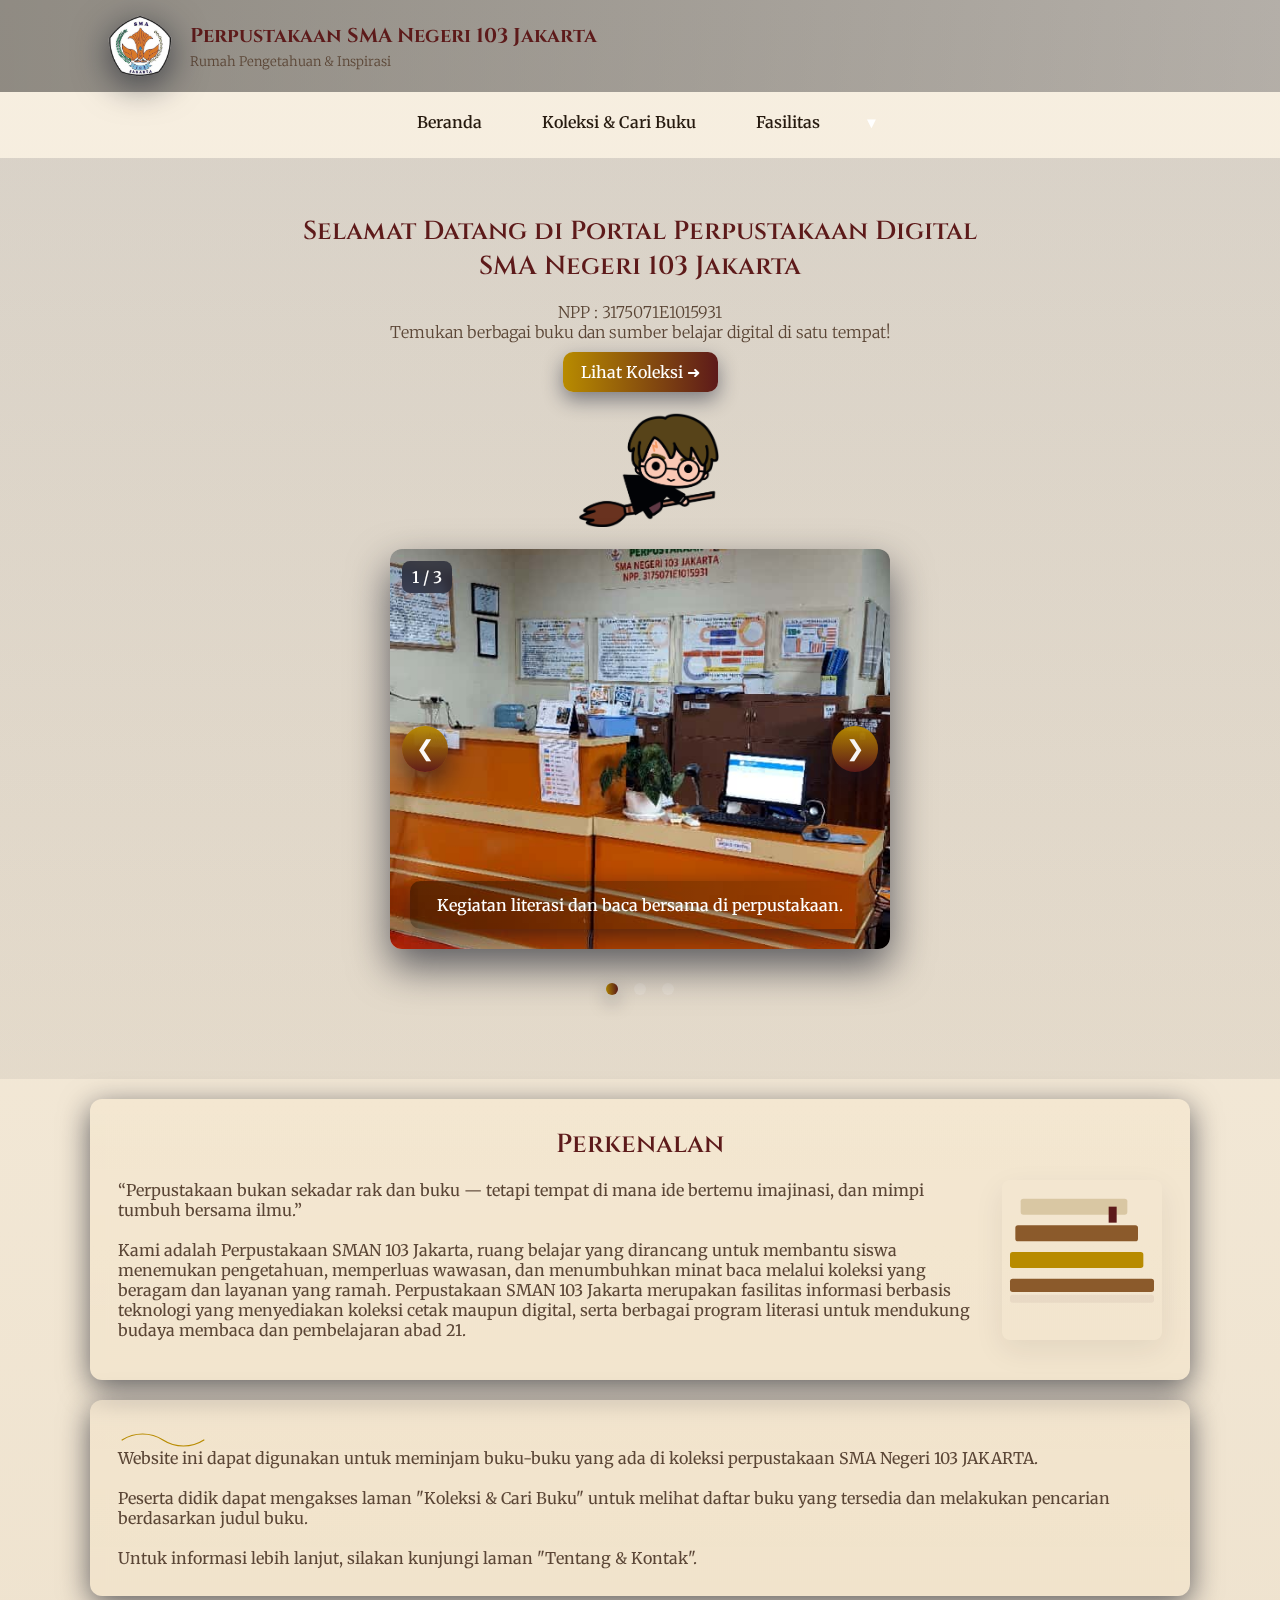
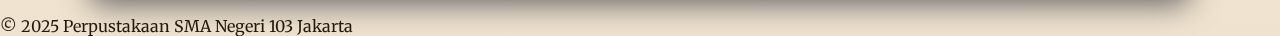
<file: index.html>
<!DOCTYPE html>
<html lang="id">
<head>
  <meta charset="UTF-8">
  <meta name="viewport" content="width=device-width, initial-scale=1.0">
  <title>Beranda - Perpustakaan SMA Negeri 103 Jakarta</title>
  <!-- Modern font -->
  <link rel="preconnect" href="https://fonts.googleapis.com">
  <link rel="preconnect" href="https://fonts.gstatic.com" crossorigin>
  <link href="https://fonts.googleapis.com/css2?family=Cinzel:wght@400;700&family=Merriweather:wght@300;400;700&display=swap" rel="stylesheet">
  <link rel="stylesheet" href="style/style.css">
</head>
<body>
  <header>
    <div class="header-inner">
      <img src="images/logo sega 103 transparan.png" alt="Logo SMA 103" class="logo" width="70" height="70">
      <div class="site-title">
        <h1>Perpustakaan SMA Negeri 103 Jakarta</h1>
        <p class="tagline">Rumah Pengetahuan & Inspirasi</p>
      </div>
    </div>
  </header>
  <nav>
    <div class="nav-inner">
      <a href="index.html">Beranda</a>
      <a href="koleksi.html">Koleksi & Cari Buku</a>
      <a href="fasilitas.html">Fasilitas</a>

      <!-- Dropdown Menu -->
      <div class="dropdown">
        <button class="dropbtn"> ▼</button>
        <div class="dropdown-content">
          <a href="fitur.html">Fitur-Fitur</a>
          <a href="visimisi.html">Visi Misi Perpustakaan</a>
          <a href="kontak.html">Kontak Perpustakaan</a>
        </div>
      </div>
    </div>
  </nav>

 <section class="hero">
    <div class="hero-text">
      <h2>Selamat Datang di Portal Perpustakaan Digital<br>SMA Negeri 103 Jakarta</h2>
      <p>NPP : 3175071E1015931<br>Temukan berbagai buku dan sumber belajar digital di satu tempat!</p>
      <a href="koleksi.html" class="btn">Lihat Koleksi ➜</a><br><br>
    </div>
    <div class="hero-img">
      <img src="images/harrypotter.png" alt="Ilustrasi membaca" class="hero-decoration">
      <!-- Slideshow container -->
  <div class="slideshow-container" aria-roledescription="carousel">

    <!-- Full-width images with number and caption text -->
    <div class="mySlides fade" role="group" aria-label="Slide 1 of 3">
      <div class="numbertext">1 / 3</div>
      <img src="images/dok9.jpg" alt="Perpustakaan - aktivtas siswa" loading="lazy">
      <div class="text">Kegiatan literasi dan baca bersama di perpustakaan.</div>
    </div>

    <div class="mySlides fade" role="group" aria-label="Slide 2 of 3">
      <div class="numbertext">2 / 3</div>
      <img src="images/dok6.jpg" alt="Rak buku koleksi" loading="lazy">
      <div class="text">Koleksi buku terbaru dan rekomendasi bacaan.</div>
    </div>

    <div class="mySlides fade" role="group" aria-label="Slide 3 of 3">
      <div class="numbertext">3 / 3</div>
      <img src="images/dok7.jpg" alt="Suasana ruang baca" loading="lazy">
      <div class="text">Ruang baca nyaman untuk belajar dan berdiskusi.</div>
    </div>

    <!-- Next and previous buttons -->
    <button class="prev" aria-label="Previous slide">&#10094;</button>
    <button class="next" aria-label="Next slide">&#10095;</button>
  </div>

  <div class="dot-container">
    <span class="dot" data-slide="1" aria-label="Go to slide 1"></span>
    <span class="dot" data-slide="2" aria-label="Go to slide 2"></span>
    <span class="dot" data-slide="3" aria-label="Go to slide 3"></span>
  </div>
    </div>
  </section>

  <div class="container">
    <h2>Perkenalan</h2>
    <img src="images/book-stack.svg" alt="Tumpukan buku" class="decor-image">
    <p>“Perpustakaan bukan sekadar rak dan buku — tetapi tempat di mana ide bertemu imajinasi, dan mimpi tumbuh bersama ilmu.”<br><br>
Kami adalah Perpustakaan SMAN 103 Jakarta, ruang belajar yang dirancang untuk membantu siswa menemukan pengetahuan, memperluas wawasan, dan menumbuhkan minat baca melalui koleksi yang beragam dan layanan yang ramah. Perpustakaan SMAN 103 Jakarta merupakan fasilitas informasi berbasis teknologi yang menyediakan koleksi cetak maupun digital, serta berbagai program literasi untuk mendukung budaya membaca dan pembelajaran abad 21.
    </p>
  </div>

  <div class="container">
    <img src="images/ornament.svg" alt="Ornament" class="decor-small">
    <p>Website ini dapat digunakan untuk meminjam buku-buku yang ada di koleksi perpustakaan SMA Negeri 103 JAKARTA. <br><br>
        Peserta didik dapat mengakses laman "Koleksi & Cari Buku" untuk melihat daftar buku yang tersedia dan melakukan pencarian berdasarkan judul buku. <br><br>
        Untuk informasi lebih lanjut, silakan kunjungi laman "Tentang & Kontak".
    </p>
    
  </div>
 
 
  <footer>
    &copy; 2025 Perpustakaan SMA Negeri 103 Jakarta
  </footer>

  <script src="script/index.js"></script>

</body>
</html>
</file>
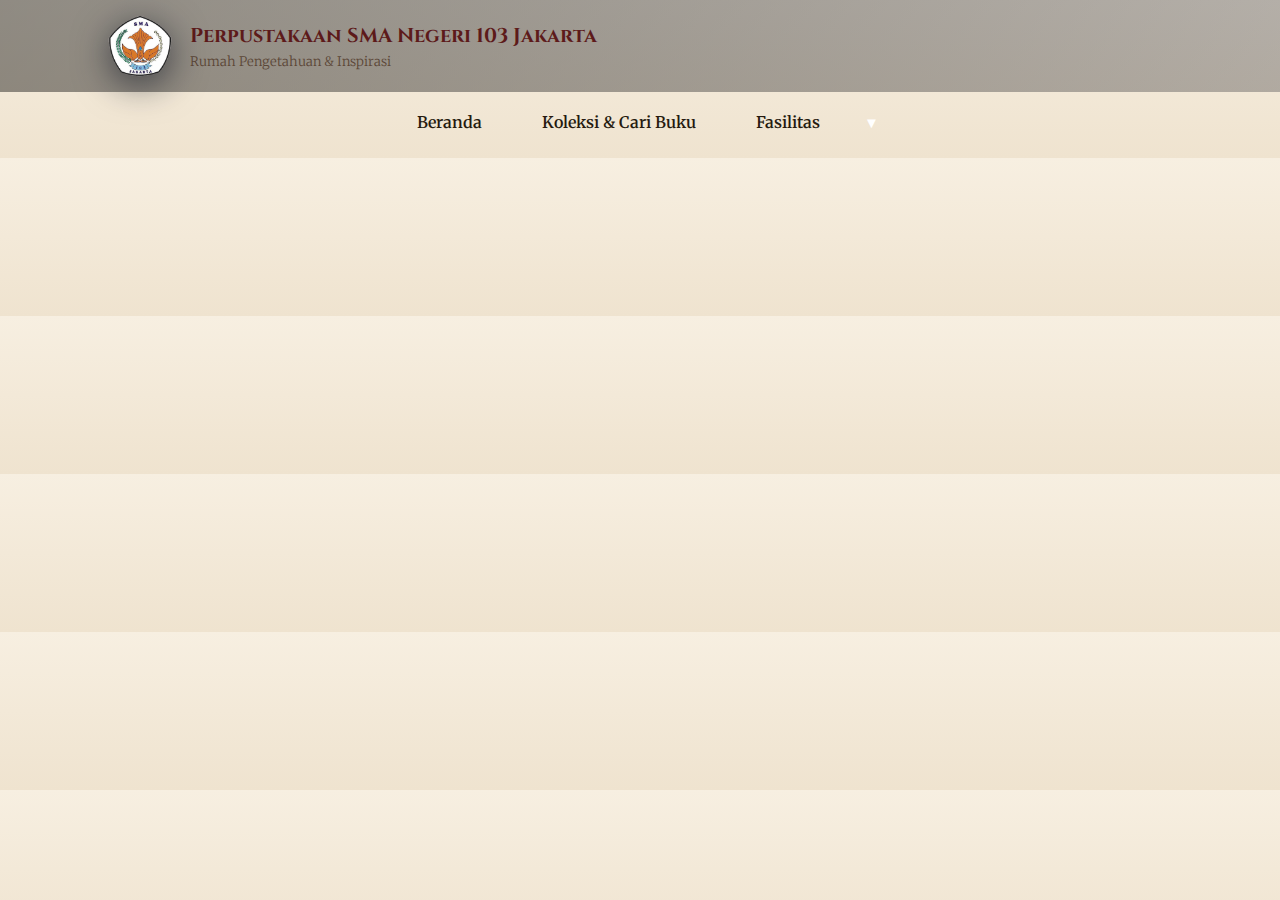
<file: 5w1h.html>
<!DOCTYPE html>
    <head>
  <meta charset="UTF-8">
  <meta name="viewport" content="width=device-width, initial-scale=1.0">
  <title>Beranda - Perpustakaan SMA Negeri 103 Jakarta</title>
  <!-- Modern font -->
  <link rel="preconnect" href="https://fonts.googleapis.com">
  <link rel="preconnect" href="https://fonts.gstatic.com" crossorigin>
  <link href="https://fonts.googleapis.com/css2?family=Cinzel:wght@400;700&family=Merriweather:wght@300;400;700&display=swap" rel="stylesheet">
  <link rel="stylesheet" href="style/style.css">
</head>
<body>
  <header>
    <div class="header-inner">
      <img src="images/logo sega 103 transparan.png" alt="Logo SMA 103" class="logo" width="70" height="70">
      <div class="site-title">
        <h1>Perpustakaan SMA Negeri 103 Jakarta</h1>
        <p class="tagline">Rumah Pengetahuan & Inspirasi</p>
      </div>
    </div>
  </header>

 <nav>
    <div class="nav-inner">
      <a href="index.html">Beranda</a>
      <a href="koleksi.html">Koleksi & Cari Buku</a>
      <a href="tentang.html">Fasilitas</a>

      <!-- Dropdown Menu -->
      <div class="dropdown">
        <button class="dropbtn"> ▼</button>
        <div class="dropdown-content">
          <a href="tentang_kelompok.html">Fitur-Fitur</a>
          <a href="analisisbk.html">Visi Misi Perpustakaan</a>
          <a href="dokumentasi.html">Kontak Perpustakaan</a>
        </div>
      </div>
    </div>
  </nav>



</html>
</file>
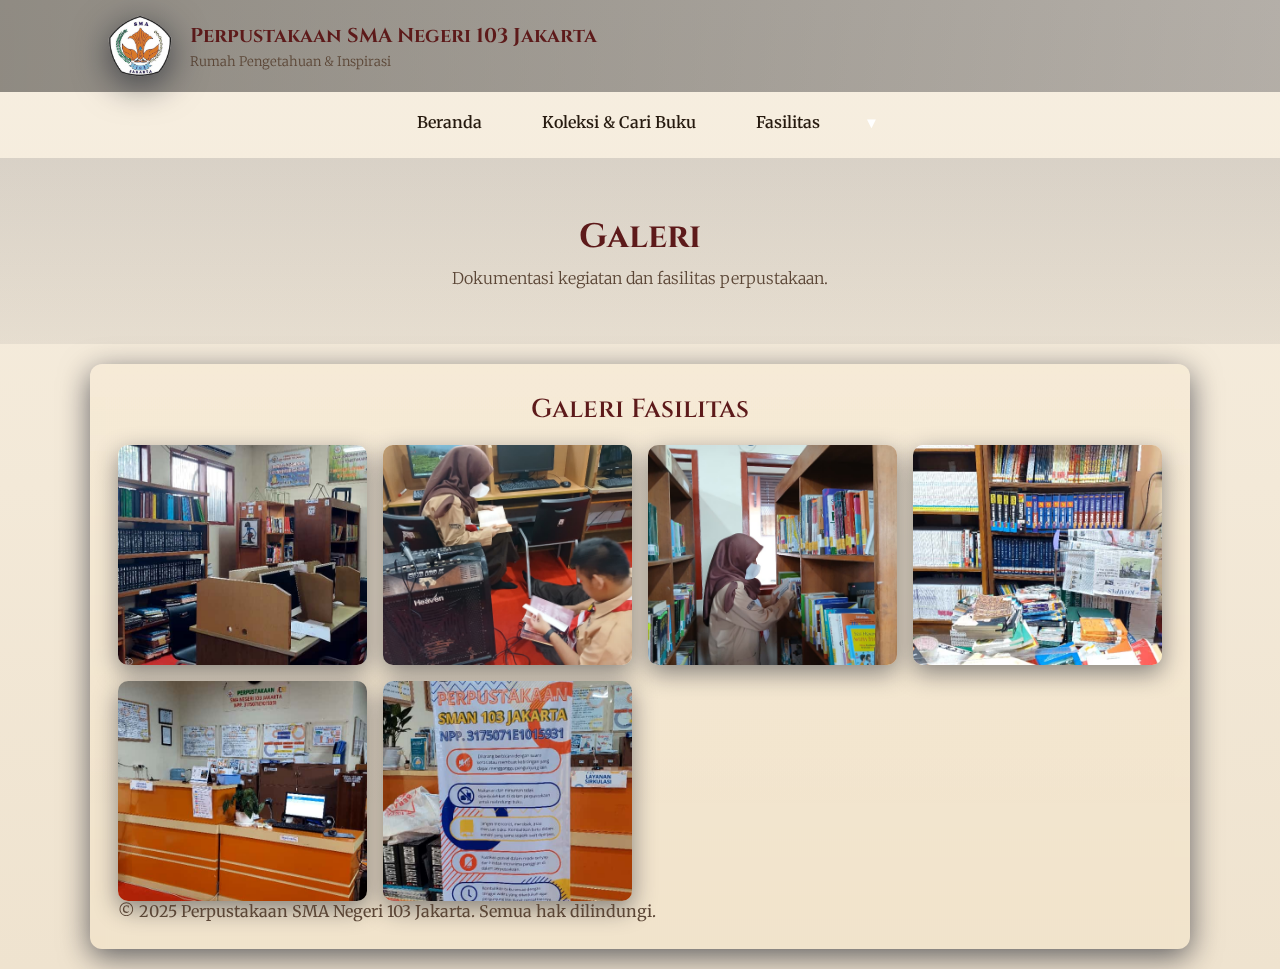
<file: fasilitas.html>
<!DOCTYPE html>
<html lang="id">
    <head>
  <meta charset="UTF-8">
  <meta name="viewport" content="width=device-width, initial-scale=1.0">
  <title>Beranda - Perpustakaan SMA Negeri 103 Jakarta</title>
  <!-- Modern font -->
  <link rel="preconnect" href="https://fonts.googleapis.com">
  <link rel="preconnect" href="https://fonts.gstatic.com" crossorigin>
  <link href="https://fonts.googleapis.com/css2?family=Cinzel:wght@400;700&family=Merriweather:wght@300;400;700&display=swap" rel="stylesheet">
  <link rel="stylesheet" href="style/style.css">
</head>
<body>
  <header>
    <div class="header-inner">
      <img src="images/logo sega 103 transparan.png" alt="Logo SMA 103" class="logo" width="70" height="70">
      <div class="site-title">
        <h1>Perpustakaan SMA Negeri 103 Jakarta</h1>
        <p class="tagline">Rumah Pengetahuan & Inspirasi</p>
      </div>
    </div>
  </header>

  <nav>
    <div class="nav-inner">
      <a href="index.html">Beranda</a>
      <a href="koleksi.html">Koleksi & Cari Buku</a>
      <a href="fasilitas.html">Fasilitas</a>

      <!-- Dropdown Menu -->
      <div class="dropdown">
        <button class="dropbtn"> ▼</button>
        <div class="dropdown-content">
          <a href="fitur.html">Fitur-Fitur</a>
          <a href="visimisi.html">Visi Misi Perpustakaan</a>
          <a href="kontak.html">Kontak Perpustakaan</a>
        </div>
      </div>
    </div>
  </nav>

  <div class="hero">
    <div class="hero-inner">
      <h1>Galeri</h1>
      <p>Dokumentasi kegiatan dan fasilitas perpustakaan.</p>
    </div>
  </div>

  <div class="container">
    <main>
      <h2>Galeri Fasilitas</h2>
      <div class="gallery">
        <img src="images/dok7.jpg" alt="Kegiatan 1">
        <img src="images/dok2.jpg" alt="Kegiatan 2">
        <img src="images/dok3.jpg" alt="Kegiatan 3">
        <img src="images/dok8.jpg" alt="Kegiatan 4">
        <img src="images/dok9.jpg" alt="Kegiatan 5">
        <img src="images/dok10.jpg" alt="Kegiatan 6">
      </div>
    </main>

    <footer>
      <p>&copy; 2025 Perpustakaan SMA Negeri 103 Jakarta. Semua hak dilindungi.</p>
    </footer>

  </div>
</html>
</file>
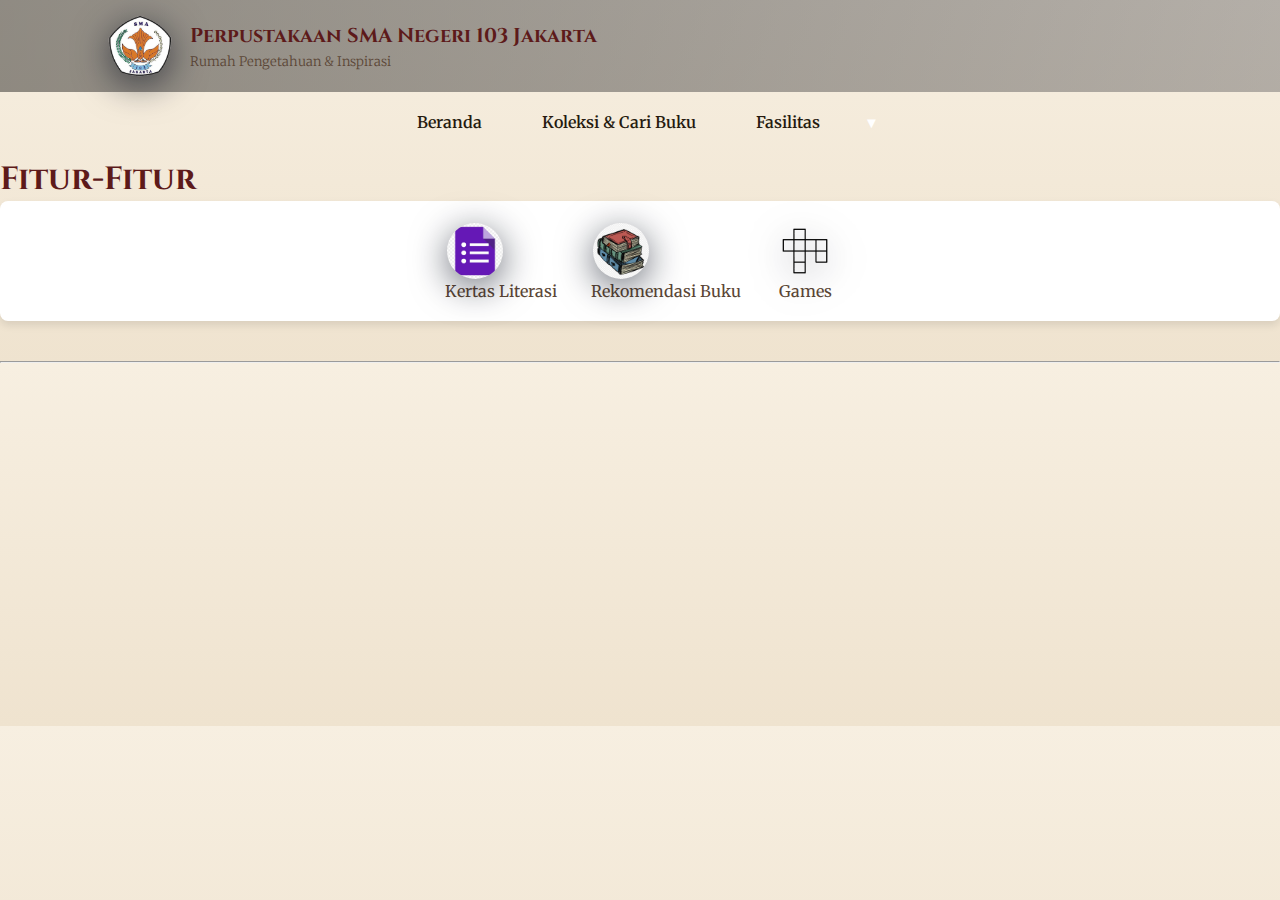
<file: fitur.html>
<!DOCTYPE html>
<html lang="id">
    <head>
  <meta charset="UTF-8">
  <meta name="viewport" content="width=device-width, initial-scale=1.0">
  <title>Beranda - Perpustakaan SMA Negeri 103 Jakarta</title>
  <!-- Modern font -->
  <link rel="preconnect" href="https://fonts.googleapis.com">
  <link rel="preconnect" href="https://fonts.gstatic.com" crossorigin>
  <link href="https://fonts.googleapis.com/css2?family=Cinzel:wght@400;700&family=Merriweather:wght@300;400;700&display=swap" rel="stylesheet">
  <link rel="stylesheet" href="style/style.css">
</head>
<body>
  <header>
    <div class="header-inner">
      <img src="images/logo sega 103 transparan.png" alt="Logo SMA 103" class="logo" width="70" height="70">
      <div class="site-title">
        <h1>Perpustakaan SMA Negeri 103 Jakarta</h1>
        <p class="tagline">Rumah Pengetahuan & Inspirasi</p>
      </div>
    </div>
  </header>

  <nav>
    <div class="nav-inner">
      <a href="index.html">Beranda</a>
      <a href="koleksi.html">Koleksi & Cari Buku</a>
      <a href="fasilitas.html">Fasilitas</a>

      <!-- Dropdown Menu -->
      <div class="dropdown">
        <button class="dropbtn"> ▼</button>
        <div class="dropdown-content">
          <a href="fitur.html">Fitur-Fitur</a>
          <a href="visimisi.html">Visi Misi Perpustakaan</a>
          <a href="kontak.html">Kontak Perpustakaan</a>
        </div>
      </div>
    </div>
  </nav>
 
  <h1>Fitur-Fitur</h1>

    <div class="fitur-nav">
        <a href="kertasliterasi.html">
            <img src="images/gform.png" alt="Google Form" class="logo" width="70" height="70">
            <p>Kertas Literasi</p>
        </a>

        <a href="rekombuku.html">
            <img src="images/book.png" alt="Ikon Pedoman Buku" class="logo" width="70" height="70">
            <p>Rekomendasi Buku</p>
        </a>

        <a href="https://www.crazygames.co.id/t/pendidikan">
            <img src="images/crossword.png" alt="Ikon Games" class="logo" width="70" height="70">
            <p>Games</p>
        </a>
        </div>

    <hr>
</body>
</html>
</file>
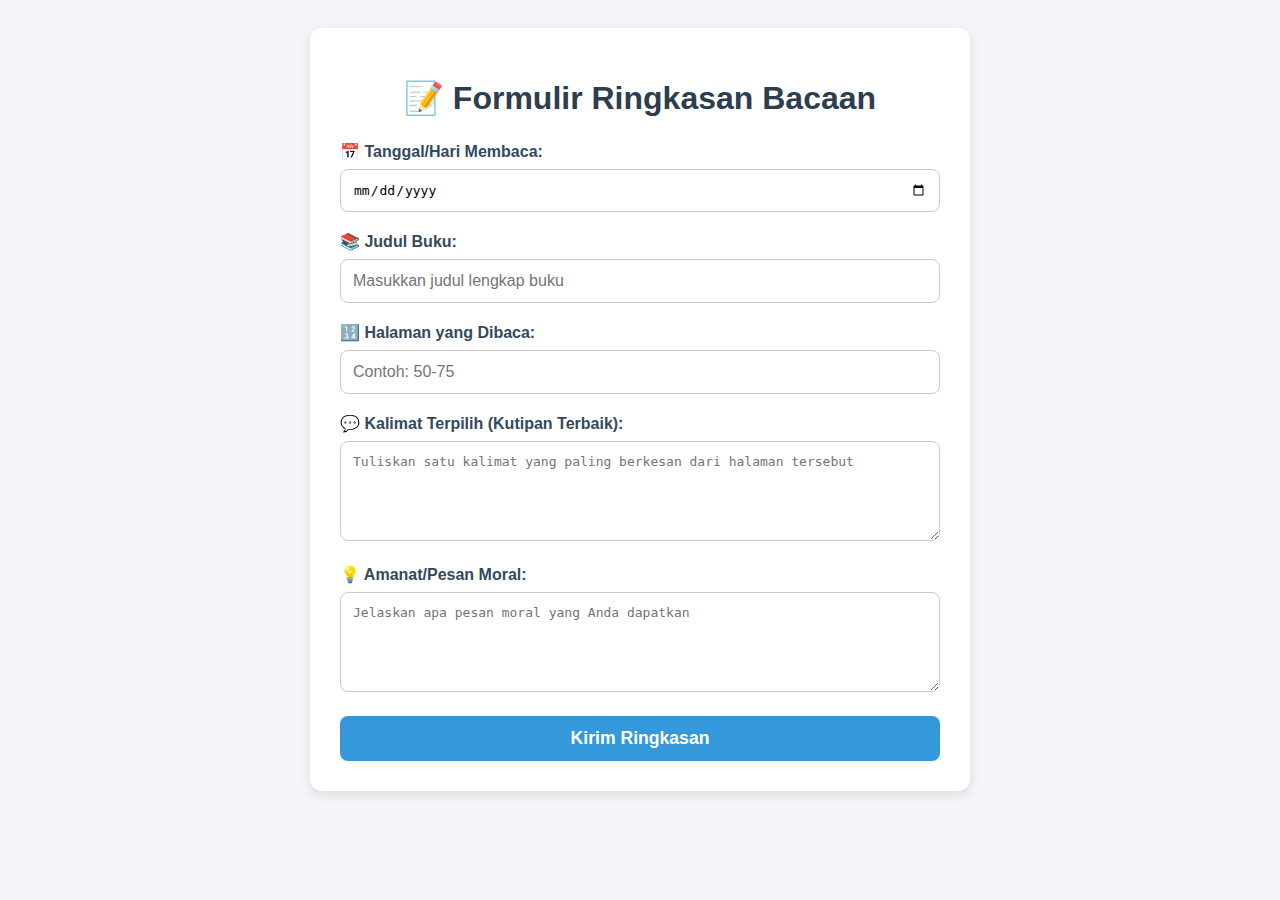
<file: kertasliterasi.html>
<!DOCTYPE html>
<html lang="id">
<head>
    <meta charset="UTF-8">
    <meta name="viewport" content="width=device-width, initial-scale=1.0">
    <title>Formulir Ringkasan Bacaan</title>
    <link rel="preconnect" href="https://fonts.googleapis.com">
    <link rel="preconnect" href="https://fonts.gstatic.com" crossorigin>
        <link href="https://fonts.googleapis.com/css2?family=Cinzel:wght@400;700&family=Merriweather:wght@300;400;700&display=swap" rel="stylesheet">
    <style>
        body {
            font-family: 'Poppins', sans-serif;
            background-color: #f4f4f9;
            display: flex;
            justify-content: center;
            padding: 20px;
        }
        .container {
            background-color: white;
            padding: 30px;
            border-radius: 12px;
            box-shadow: 0 4px 12px rgba(0, 0, 0, 0.1);
            max-width: 600px;
            width: 100%;
        }
        h1 {
            color: #2c3e50;
            text-align: center;
            margin-bottom: 25px;
            font-weight: 600;
        }
        .form-group {
            margin-bottom: 20px;
        }
        label {
            display: block;
            margin-bottom: 8px;
            font-weight: 600;
            color: #34495e;
        }
        input[type="text"], 
        input[type="date"],
        input[type="number"],
        textarea {
            width: 100%;
            padding: 12px;
            border: 1px solid #ccc;
            border-radius: 8px;
            box-sizing: border-box; /* Agar padding tidak menambah lebar */
            font-size: 1em;
            transition: border-color 0.3s;
        }
        input:focus, textarea:focus {
            border-color: #3498db;
            outline: none;
        }
        textarea {
            resize: vertical;
            min-height: 100px;
        }
        .btn-submit {
            background-color: #3498db;
            color: white;
            padding: 12px 20px;
            border: none;
            border-radius: 8px;
            cursor: pointer;
            font-size: 1.1em;
            font-weight: 600;
            width: 100%;
            transition: background-color 0.3s;
        }
        .btn-submit:hover {
            background-color: #2980b9;
        }
    </style>
</head>
<body>
    <div class="container">
        <h1>📝 Formulir Ringkasan Bacaan</h1>
        <form id="reviewForm">
            
            <div class="form-group">
                <label for="tanggal">📅 Tanggal/Hari Membaca:</label>
                <input type="date" id="tanggal" name="tanggal" required>
            </div>

            <div class="form-group">
                <label for="judulBuku">📚 Judul Buku:</label>
                <input type="text" id="judulBuku" name="judulBuku" placeholder="Masukkan judul lengkap buku" required>
            </div>
            
            <div class="form-group">
                <label for="halaman">🔢 Halaman yang Dibaca:</label>
                <input type="number" id="halaman" name="halaman" placeholder="Contoh: 50-75" required>
            </div>

            <div class="form-group">
                <label for="kalimatTerpilih">💬 Kalimat Terpilih (Kutipan Terbaik):</label>
                <textarea id="kalimatTerpilih" name="kalimatTerpilih" placeholder="Tuliskan satu kalimat yang paling berkesan dari halaman tersebut" required></textarea>
            </div>

            <div class="form-group">
                <label for="amanat">💡 Amanat/Pesan Moral:</label>
                <textarea id="amanat" name="amanat" placeholder="Jelaskan apa pesan moral yang Anda dapatkan" required></textarea>
            </div>

            <button type="submit" class="btn-submit">Kirim Ringkasan</button>
        </form>
    </div>
    
    <script>
        // Opsional: Tambahkan sedikit JavaScript untuk menangani pengiriman formulir
        document.getElementById('reviewForm').addEventListener('submit', function(event) {
            event.preventDefault(); // Mencegah form refresh
            
            // Ambil data (untuk demonstrasi, kita hanya akan menampilkannya di konsol)
            const data = {
                tanggal: document.getElementById('tanggal').value,
                judul: document.getElementById('judulBuku').value,
                halaman: document.getElementById('halaman').value,
                kalimat: document.getElementById('kalimatTerpilih').value,
                amanat: document.getElementById('amanat').value
            };
            
            console.log("Data Ringkasan Terkirim:", data);
            
            alert("Terima kasih! Ringkasan Bacaan berhasil dikirim. (Lihat Console Log untuk detail data)");
            
            // Di aplikasi nyata, di sinilah Anda akan mengirim data ke server/database.
            this.reset(); // Bersihkan formulir
        });
    </script>
</body>
</html>
</file>
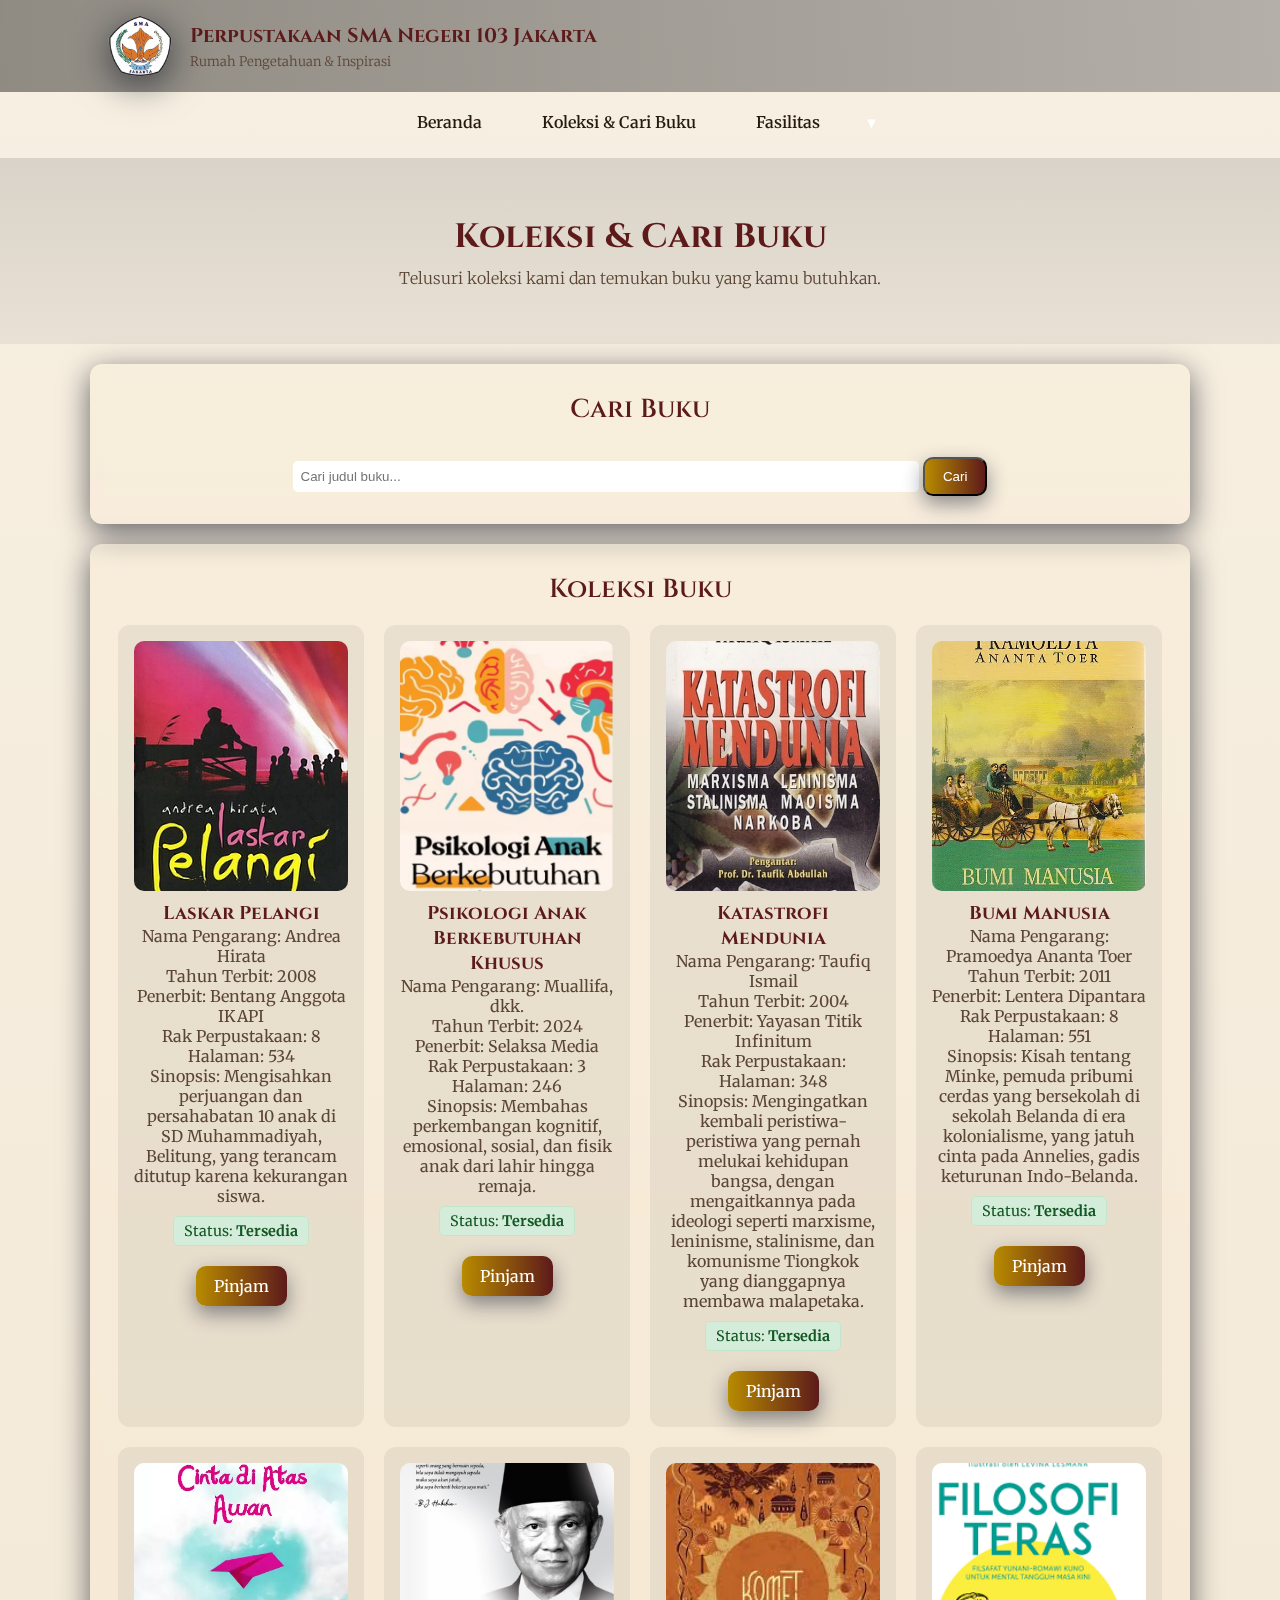
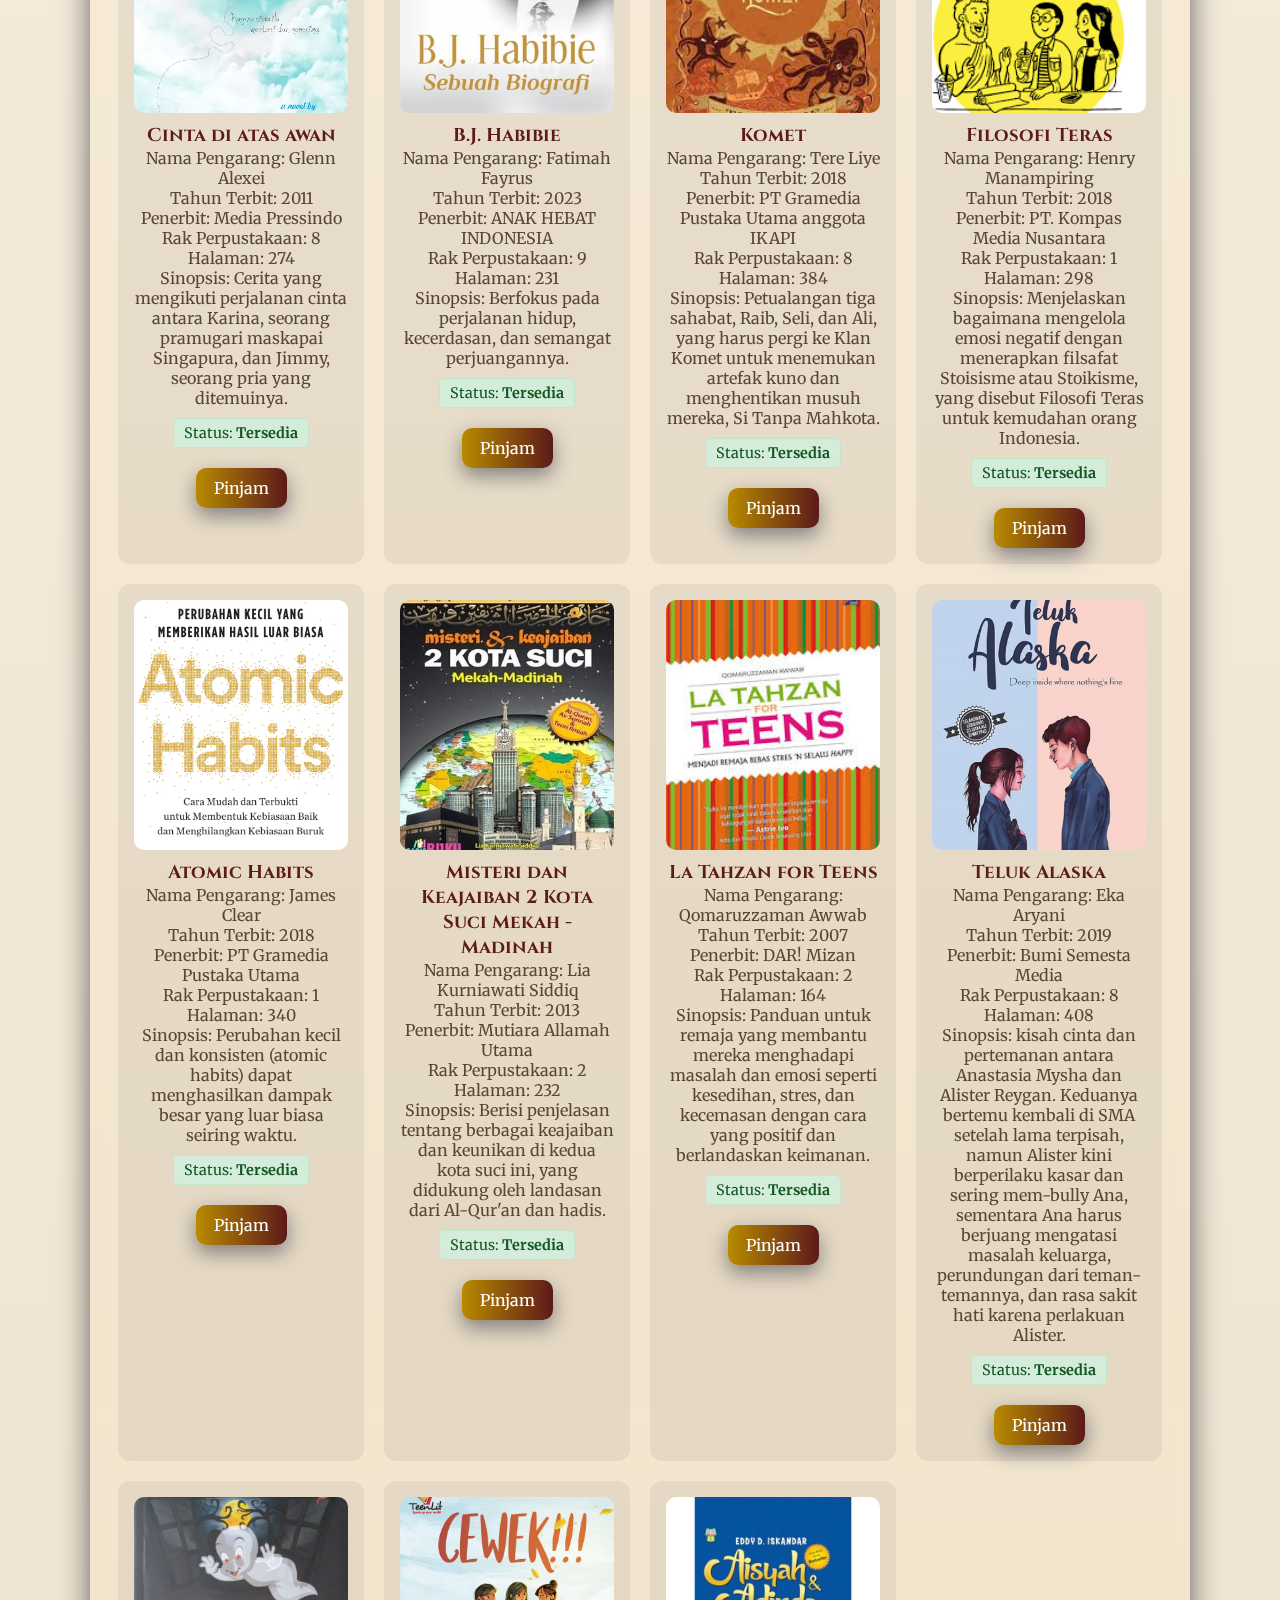
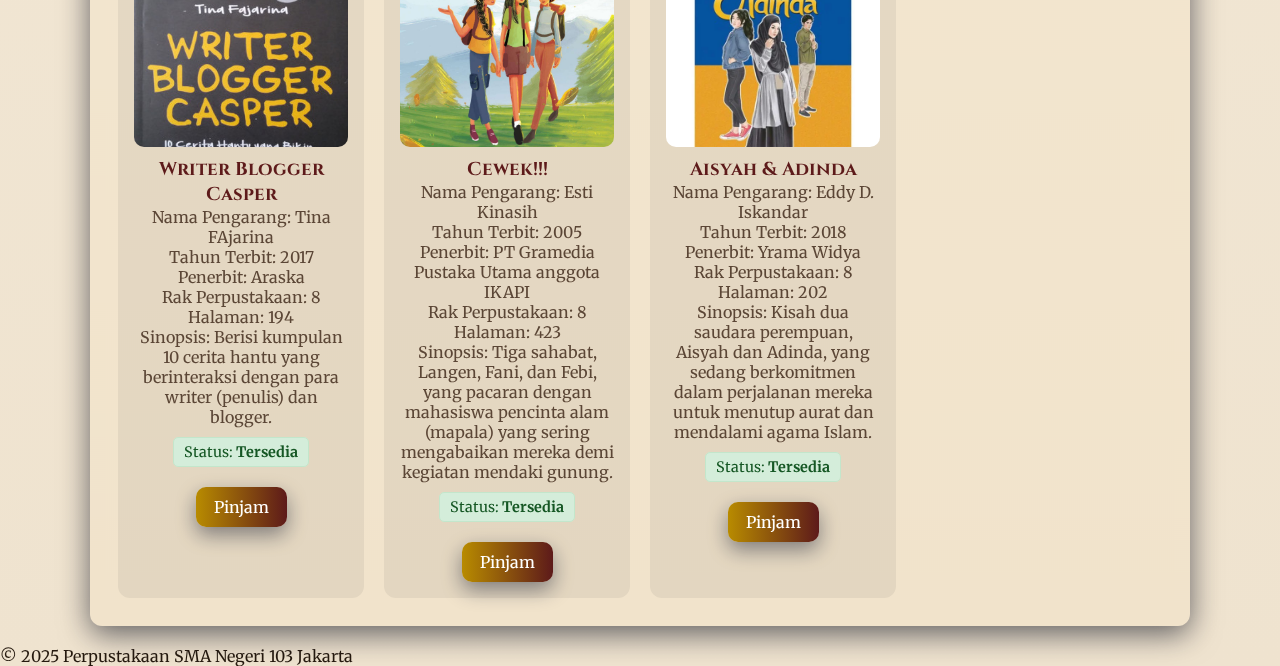
<file: koleksi.html>
<head>
  <meta charset="UTF-8">
  <meta name="viewport" content="width=device-width, initial-scale=1.0">
  <title>Koleksi & Cari Buku - SMA Negeri 103 Jakarta</title>
  <!-- Modern font -->
  <link rel="preconnect" href="https://fonts.googleapis.com">
  <link rel="preconnect" href="https://fonts.gstatic.com" crossorigin>
  <link href="https://fonts.googleapis.com/css2?family=Cinzel:wght@400;700&family=Merriweather:wght@300;400;700&display=swap" rel="stylesheet">
  <link rel="stylesheet" href="style/style.css">
  <style>
    .book-img {
      width: 100%;
      height: 250px;
      object-fit: cover;
      border-radius: 10px;
      margin-bottom: 10px;
    }
  </style>
</head>
<body>
  <header>
    <div class="header-inner">
      <img src="images/logo sega 103 transparan.png" alt="Logo SMA 103" class="logo" width="70" height="70">
      <div class="site-title">
        <h1>Perpustakaan SMA Negeri 103 Jakarta</h1>
        <p class="tagline">Rumah Pengetahuan & Inspirasi</p>
      </div>
    </div>
  </header>

   <nav>
    <div class="nav-inner">
      <a href="index.html">Beranda</a>
      <a href="koleksi.html">Koleksi & Cari Buku</a>
      <a href="fasilitas.html">Fasilitas</a>

      <!-- Dropdown Menu -->
      <div class="dropdown">
        <button class="dropbtn"> ▼</button>
        <div class="dropdown-content">
          <a href="fitur.html">Fitur-Fitur</a>
          <a href="visimisi.html">Visi Misi Perpustakaan</a>
          <a href="kontak.html">Kontak Perpustakaan</a>
        </div>
      </div>
    </div>
  </nav>

  <div class="hero">
    <div class="hero-inner">
      <h1>Koleksi & Cari Buku</h1>
      <p>Telusuri koleksi kami dan temukan buku yang kamu butuhkan.</p>
    </div>
  </div>

  <!-- 🔍 Form Pencarian -->
  <div class="container" id="cari">
    <h2>Cari Buku</h2>
    <form id="searchForm" style="text-align:center; margin-top:20px;">
      <input list="namabukule" id="searchInput" placeholder="Cari judul buku..." style="padding:8px; width:60%; border-radius:5px; border:none;">
       <datalist id="namabukule">
        <option value="Laskar Pelangi"></option>
        <option value="Psikologi Anak Berkebutuhan Khusus"></option>
        <option value="Katastrofi Mendunia"></option>
        <option value="Bumi Manusia"></option>
        <option value="Cinta di Atas Awan"></option>
        <option value="B.J. Habibie"></option>
        <option value="Komet"></option>
        <option value="Filosofi Teras"></option>
        <option value="Atomic Habits"></option>
        <option value="Misteri dan Keajaiban 2 Kota Suci Mekah - Madinah"></option>
        <option value="La Tahzan for Teens"></option>
        <option value="Teluk Alaska"></option>
        <option value="Writter Blogger Casper"></option>
        <option value="Cewek!!!"></option>
        <option value="Aisyah dan Adinda"></option>
      </datalist>
      <button type="submit" class="btn">Cari</button>
    </form>
  </div>

  <!-- 📚 Daftar Buku -->
  <div class="container" id="koleksi">
    <h2>Koleksi Buku</h2>
    <div class="book-list" id="bookList"></div>
  </div>
  <!-- Popup Form -->
<div id="popupForm" class="popup">
  <div class="popup-content">
    <h3>Formulir Peminjaman Buku</h3>
    <p id="bookTitle"></p>
    <input type="text" id="name" placeholder="Nama Peminjam"><br>
    <input type="text" id="class" placeholder="Kelas"><br>
    <button onclick="kirimPeminjaman()">Kirim</button>
    <button onclick="tutupPopup()">Batal</button>
  </div>
</div>

  <footer>
    &copy; 2025 Perpustakaan SMA Negeri 103 Jakarta
  </footer>

  <script src="script/koleksi.js"></script> 

</body>
</html>
</file>
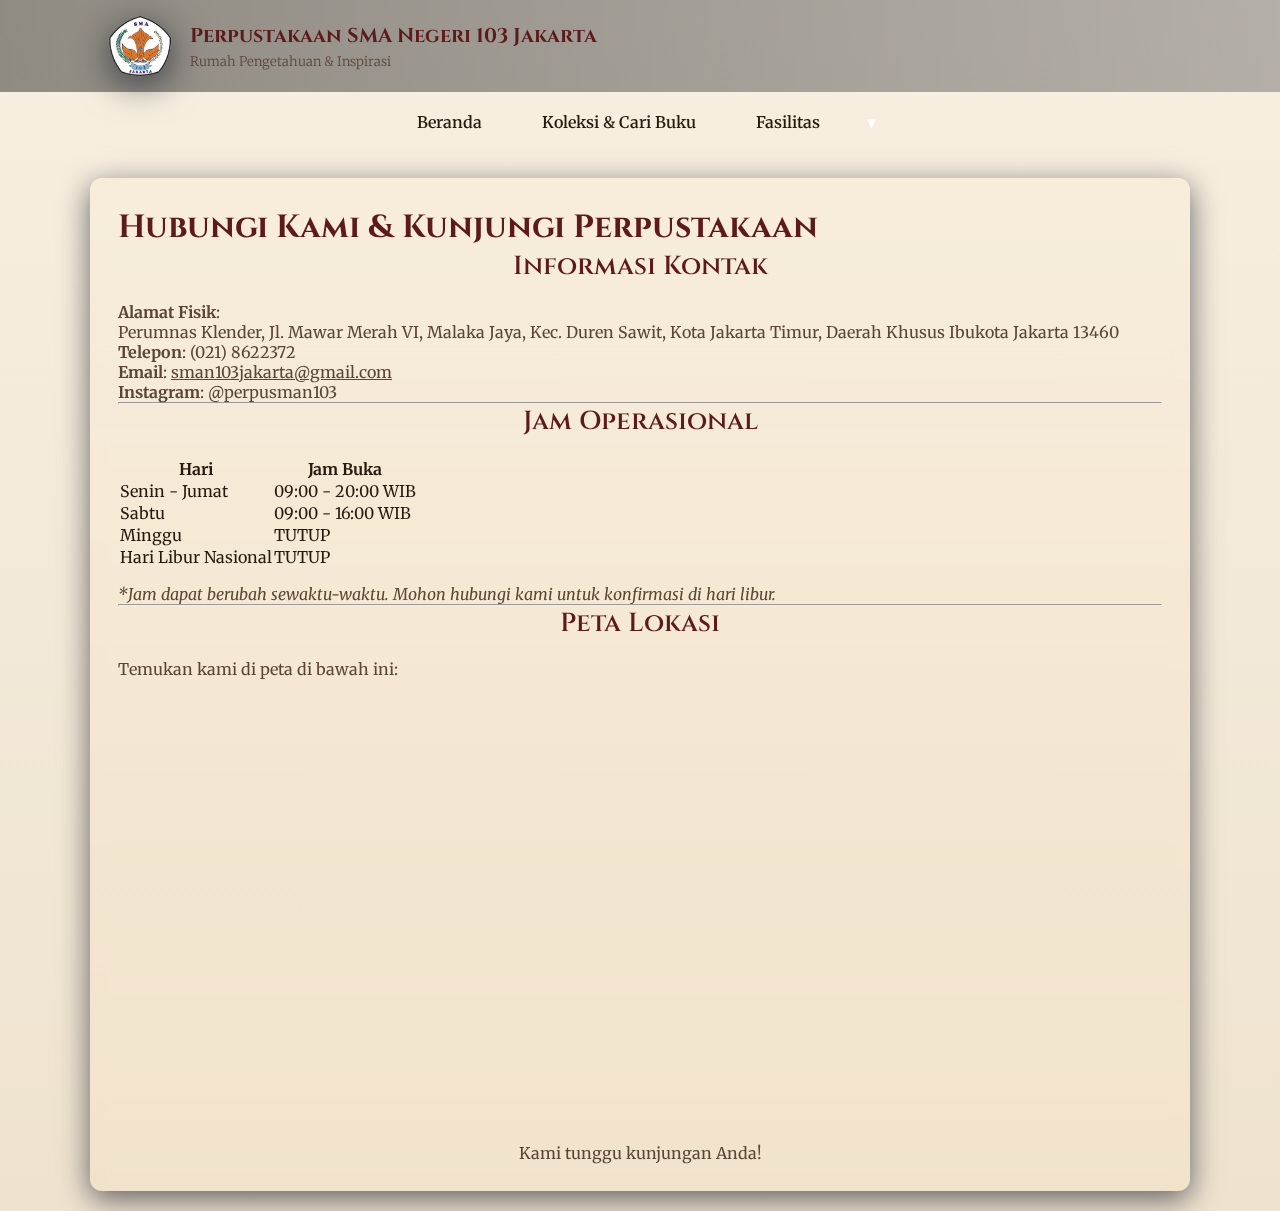
<file: kontak.html>
<!DOCTYPE html>
<html lang="id">
    <head>
  <meta charset="UTF-8">
  <meta name="viewport" content="width=device-width, initial-scale=1.0">
  <title>Beranda - Perpustakaan SMA Negeri 103 Jakarta</title>
  <!-- Modern font -->
  <link rel="preconnect" href="https://fonts.googleapis.com">
  <link rel="preconnect" href="https://fonts.gstatic.com" crossorigin>
  <link href="https://fonts.googleapis.com/css2?family=Cinzel:wght@400;700&family=Merriweather:wght@300;400;700&display=swap" rel="stylesheet">
  <link rel="stylesheet" href="style/style.css">
</head>
<body>
  <header>
    <div class="header-inner">
      <img src="images/logo sega 103 transparan.png" alt="Logo SMA 103" class="logo" width="70" height="70">
      <div class="site-title">
        <h1>Perpustakaan SMA Negeri 103 Jakarta</h1>
        <p class="tagline">Rumah Pengetahuan & Inspirasi</p>
      </div>
    </div>
  </header>

   <nav>
    <div class="nav-inner">
      <a href="index.html">Beranda</a>
      <a href="koleksi.html">Koleksi & Cari Buku</a>
      <a href="fasilitas.html">Fasilitas</a>

      <!-- Dropdown Menu -->
      <div class="dropdown">
        <button class="dropbtn"> ▼</button>
        <div class="dropdown-content">
          <a href="fitur.html">Fitur-Fitur</a>
          <a href="visimisi.html">Visi Misi Perpustakaan</a>
          <a href="kontak.html">Kontak Perpustakaan</a>
        </div>
      </div>
    </div>
  </nav>

  </div>
  <div class="container">
        <h1>Hubungi Kami & Kunjungi Perpustakaan</h1>
        
        <section>
            <h2>Informasi Kontak</h2>
            <div class="contact-detail">
                <p><strong>Alamat Fisik</strong>: <br>Perumnas Klender, Jl. Mawar Merah VI, Malaka Jaya, Kec. Duren Sawit, Kota Jakarta Timur, Daerah Khusus Ibukota Jakarta 13460 </p>
                <p><strong>Telepon</strong>: (021) 8622372</p>
                <p><strong>Email</strong>: <a href="mailto:sman103jakarta@gmail.com">sman103jakarta@gmail.com</a></p>
                <p><strong>Instagram</strong>: @perpusman103</p>
            </div>
        </section>

        <hr>

        <section>
            <h2>Jam Operasional</h2>
            <table class="hours-table">
                <thead>
                    <tr>
                        <th>Hari</th>
                        <th>Jam Buka</th>
                    </tr>
                </thead>
                <tbody>
                    <tr>
                        <td>Senin - Jumat</td>
                        <td>09:00 - 20:00 WIB</td>
                    </tr>
                    <tr>
                        <td>Sabtu</td>
                        <td>09:00 - 16:00 WIB</td>
                    </tr>
                    <tr>
                        <td>Minggu</td>
                        <td class="closed">TUTUP</td>
                    </tr>
                    <tr>
                        <td>Hari Libur Nasional</td>
                        <td class="closed">TUTUP</td>
                    </tr>
                </tbody>
            </table>
            <p style="margin-top: 15px; font-style: italic;">*Jam dapat berubah sewaktu-waktu. Mohon hubungi kami untuk konfirmasi di hari libur.</p>
        </section>

        <hr>

        <section>
            <h2>Peta Lokasi</h2>
            <p>Temukan kami di peta di bawah ini:</p>
            <div class="map-container">
                <iframe 
                    src="https://www.google.com/maps/embed?pb=!1m18!1m12!1m3!1d3966.3236636343318!2d106.93384210962763!3d-6.220982360901251!2m3!1f0!2f0!3f0!3m2!1i1024!2i768!4f13.1!3m3!1m2!1s0x2e698d15434fa03f%3A0xdf01a43c003342ce!2sSMA%20Negeri%20103%20Jakarta!5e0!3m2!1sen!2sid!4v1762099130871!5m2!1sen!2sid" width="600" height="450" style="border:0;" allowfullscreen="" loading="lazy" referrerpolicy="no-referrer-when-downgrade"
                    allowfullscreen="" 
                    loading="lazy" 
                    referrerpolicy="no-referrer-when-downgrade"
                ></iframe>
            </div>
            <p style="text-align: center; margin-top: 10px;">Kami tunggu kunjungan Anda!</p>
        </section>

    </div>
    
</body>
</html>
</file>
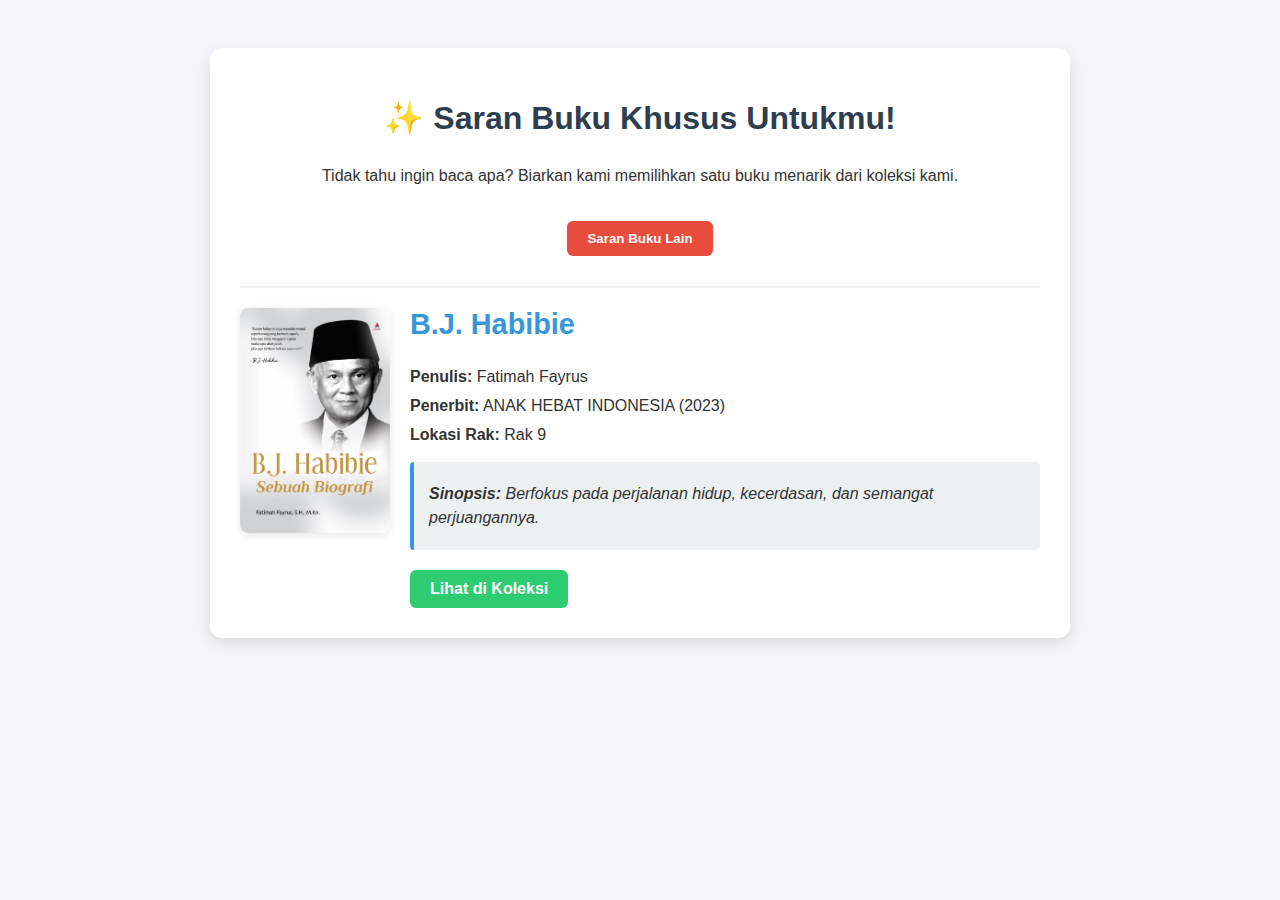
<file: rekombuku.html>
<!DOCTYPE html>
<html lang="id">
<head>
    <meta charset="UTF-8">
    <meta name="viewport" content="width=device-width, initial-scale=1.0">
    <title>Saran Buku Acak - Perpustakaan SMA 103</title>
        <link rel="preconnect" href="https://fonts.googleapis.com">
        <link rel="preconnect" href="https://fonts.gstatic.com" crossorigin>
        <link href="https://fonts.googleapis.com/css2?family=Cinzel:wght@400;700&family=Merriweather:wght@300;400;700&display=swap" rel="stylesheet">
    
    <style>
        body {
            font-family: 'Poppins', sans-serif;
            background-color: #f4f4f9;
            padding: 40px 20px;
            text-align: center;
            color: #333;
        }
        .container {
            background-color: white;
            padding: 30px;
            border-radius: 12px;
            box-shadow: 0 6px 15px rgba(0, 0, 0, 0.1);
            max-width: 800px;
            margin: 0 auto;
        }
        h1 {
            color: #2c3e50;
            font-weight: 700;
            margin-bottom: 30px;
        }
        #saranBukuContainer {
            margin-top: 30px;
            text-align: left;
            border-top: 2px solid #ecf0f1;
            padding-top: 20px;
        }
        .book-card {
            display: flex;
            gap: 20px;
            align-items: flex-start;
        }
        .book-img {
            width: 150px;
            height: 225px;
            object-fit: cover;
            border-radius: 8px;
            box-shadow: 0 2px 8px rgba(0, 0, 0, 0.1);
        }
        .book-details {
            flex-grow: 1;
        }
        .book-details h2 {
            color: #3498db;
            margin-top: 0;
            font-size: 1.8em;
            font-weight: 600;
        }
        .book-details p {
            margin: 5px 0;
            line-height: 1.5;
        }
        .synopsis {
            margin-top: 15px;
            padding: 15px;
            background-color: #ecf0f1;
            border-left: 4px solid #3498db;
            border-radius: 4px;
            font-style: italic;
        }
        .btn {
            display: inline-block;
            background-color: #e74c3c;
            color: white;
            padding: 10px 20px;
            text-decoration: none;
            border-radius: 6px;
            font-weight: 600;
            cursor: pointer;
            border: none;
            transition: background-color 0.3s;
            margin-top: 20px;
        }
        .btn:hover {
            background-color: #c0392b;
        }
    </style>
</head>
<body>

    <div class="container">
        <h1>✨ Saran Buku Khusus Untukmu!</h1>
        <p>Tidak tahu ingin baca apa? Biarkan kami memilihkan satu buku menarik dari koleksi kami.</p>
        
        <button class="btn" onclick="tampilkanSaranAcak()">Saran Buku Lain</button>

        <div id="saranBukuContainer">
            </div>
    </div>


<script>
    // 📚 DATA BUKU DARI KOLEKSI ANDA (DIPERLUKAN UNTUK FUNGSI INI)
    // Catatan: Di sini kita menggunakan initialBooks, yang tidak memiliki status permanen
    // Karena halaman ini hanya untuk rekomendasi acak.
    const books = [
        { title: "Laskar Pelangi", author: "Andrea Hirata", year: "2008", publisher: "Bentang Anggota IKAPI", rack: "8", pages: "534", synopsis: "Mengisahkan perjuangan dan persahabatan 10 anak di SD Muhammadiyah, Belitung, yang terancam ditutup karena kekurangan siswa.", image: "images/Laskar_pelangi_sampul.jpg" },
        { title: "Psikologi Anak Berkebutuhan Khusus", author: "Muallifa, dkk.", year: "2024", publisher: "Selaksa Media", rack: "3", pages: "246", synopsis: "Membahas perkembangan kognitif, emosional, sosial, dan fisik anak dari lahir hingga remaja.", image: "images/psikologi.jpg" },
        { title: "Katastrofi Mendunia", author: "Taufiq Ismail", year: "2004", publisher: "Yayasan Titik Infinitum", rack: "", pages: "348", synopsis: "Mengingatkan kembali peristiwa-peristiwa yang pernah melukai kehidupan bangsa, dengan mengaitkannya pada ideologi seperti marxisme, leninisme, stalinisme, dan komunisme Tiongkok yang dianggapnya membawa malapetaka.", image: "images/katastrofi.jpg" },
        { title: "Bumi Manusia", author: "Pramoedya Ananta Toer", year: "2011", publisher: "Lentera Dipantara", rack: "8", pages: "551", synopsis: "Kisah tentang Minke, pemuda pribumi cerdas yang bersekolah di sekolah Belanda di era kolonialisme, yang jatuh cinta pada Annelies, gadis keturunan Indo-Belanda.", image: "images/bumimanusia.jpg" },
        { title: "Cinta di atas awan", author: "Glenn Alexei", year: "2011", publisher: "Media Pressindo", rack: "8", pages: "274", synopsis: "Cerita yang mengikuti perjalanan cinta antara Karina, seorang pramugari maskapai Singapura, dan Jimmy, seorang pria yang ditemuinya.", image: "images/cinta.jpg" },
        { title: "B.J. Habibie", author: "Fatimah Fayrus", year: "2023", publisher: "ANAK HEBAT INDONESIA", rack: "9", pages: "231", synopsis: "Berfokus pada perjalanan hidup, kecerdasan, dan semangat perjuangannya.", image: "images/habibie.jpg" },
        { title: "Komet", author: "Tere Liye", year: "2018", publisher: "PT Gramedia Pustaka Utama anggota IKAPI", rack: "8", pages: "384", synopsis: "Petualangan tiga sahabat, Raib, Seli, dan Ali, yang harus pergi ke Klan Komet untuk menemukan artefak kuno dan menghentikan musuh mereka, Si Tanpa Mahkota.", image: "images/komet.jpg" },
        { title: "Filosofi Teras", author: "Henry Manampiring", year: "2018", publisher: "PT. Kompas Media Nusantara", rack: "1", pages: "298", synopsis: "Menjelaskan bagaimana mengelola emosi negatif dengan menerapkan filsafat Stoisisme atau Stoikisme, yang disebut Filosofi Teras untuk kemudahan orang Indonesia.", image: "images/filosofi.jpg" },
        { title: "Atomic Habits", author: "James Clear", year: "2018", publisher: "PT Gramedia Pustaka Utama", rack: "1", pages: "340", synopsis: "Perubahan kecil dan konsisten (atomic habits) dapat menghasilkan dampak besar yang luar biasa seiring waktu.", image: "images/atomic.jpg" },
        { title: "Misteri dan Keajaiban 2 Kota Suci Mekah - Madinah", author: "Lia Kurniawati Siddiq", year: "2013", publisher: "Mutiara Allamah Utama", rack: "2", pages: "232", synopsis: "Berisi penjelasan tentang berbagai keajaiban dan keunikan di kedua kota suci ini, yang didukung oleh landasan dari Al-Qur'an dan hadis.", image: "images/misteri.jpg" },
        { title: "La Tahzan for Teens", author: "Qomaruzzaman Awwab", year: "2007", publisher: "DAR! Mizan", rack: "2", pages: "164", synopsis: "Panduan untuk remaja yang membantu mereka menghadapi masalah dan emosi seperti kesedihan, stres, dan kecemasan dengan cara yang positif dan berlandaskan keimanan.", image: "images/latahzan.jpg" },
        { title: "Teluk Alaska", author: "Eka Aryani", year: "2019", publisher: "Bumi Semesta Media", rack: "8", pages: "408", synopsis: "kisah cinta dan pertemanan antara Anastasia Mysha dan Alister Reygan. Keduanya bertemu kembali di SMA setelah lama terpisah, namun Alister kini berperilaku kasar dan sering mem-bully Ana, sementara Ana harus berjuang mengatasi masalah keluarga, perundungan dari teman-temannya, dan rasa sakit hati karena perlakuan Alister.", image: "images/alaska.jpg" },
        { title: "Writer Blogger Casper", author: "Tina FAjarina", year: "2017", publisher: "Araska", rack: "8", pages: "194", synopsis: "Berisi kumpulan 10 cerita hantu yang berinteraksi dengan para writer (penulis) dan blogger.", image: "images/casper.jpg" },
        { title: "Cewek!!!", author: "Esti Kinasih", year: "2005", publisher: "PT Gramedia Pustaka Utama anggota IKAPI", rack: "8", pages: "423", synopsis: "Tiga sahabat, Langen, Fani, dan Febi, yang pacaran dengan mahasiswa pencinta alam (mapala) yang sering mengabaikan mereka demi kegiatan mendaki gunung.", image: "images/cewek.jpg" },
        { title: "Aisyah & Adinda", author: "Eddy D. Iskandar", year: "2018", publisher: "Yrama Widya", rack: "8", pages: "202", synopsis: " Kisah dua saudara perempuan, Aisyah dan Adinda, yang sedang berkomitmen dalam perjalanan mereka untuk menutup aurat dan mendalami agama Islam.", image: "images/aisyah.jpg" },
    ];

    const saranContainer = document.getElementById("saranBukuContainer");

    // 🎲 Fungsi untuk memilih dan menampilkan buku secara acak
    function tampilkanSaranAcak() {
        if (books.length === 0) {
            saranContainer.innerHTML = "<p>Maaf, koleksi buku sedang kosong.</p>";
            return;
        }

        // 1. Pilih indeks acak
        const randomIndex = Math.floor(Math.random() * books.length);
        
        // 2. Ambil buku yang terpilih
        const selectedBook = books[randomIndex];
        
        // 3. Tampilkan detail buku
        saranContainer.innerHTML = `
            <div class="book-card">
                <img src="${selectedBook.image}" alt="Sampul ${selectedBook.title}" class="book-img">
                <div class="book-details">
                    <h2>${selectedBook.title}</h2>
                    <p><strong>Penulis:</strong> ${selectedBook.author}</p>
                    <p><strong>Penerbit:</strong> ${selectedBook.publisher} (${selectedBook.year})</p>
                    <p><strong>Lokasi Rak:</strong> Rak ${selectedBook.rack || 'Tidak Tercantum'}</p>
                    <div class="synopsis">
                        <p><strong>Sinopsis:</strong> ${selectedBook.synopsis}</p>
                    </div>
                    <a href="koleksi.html" class="btn" style="background-color: #2ecc71;">Lihat di Koleksi</a>
                </div>
            </div>
        `;
    }

    // Panggil fungsi saat halaman dimuat pertama kali
    document.addEventListener('DOMContentLoaded', tampilkanSaranAcak);
</script>

</body>
</html>
</file>
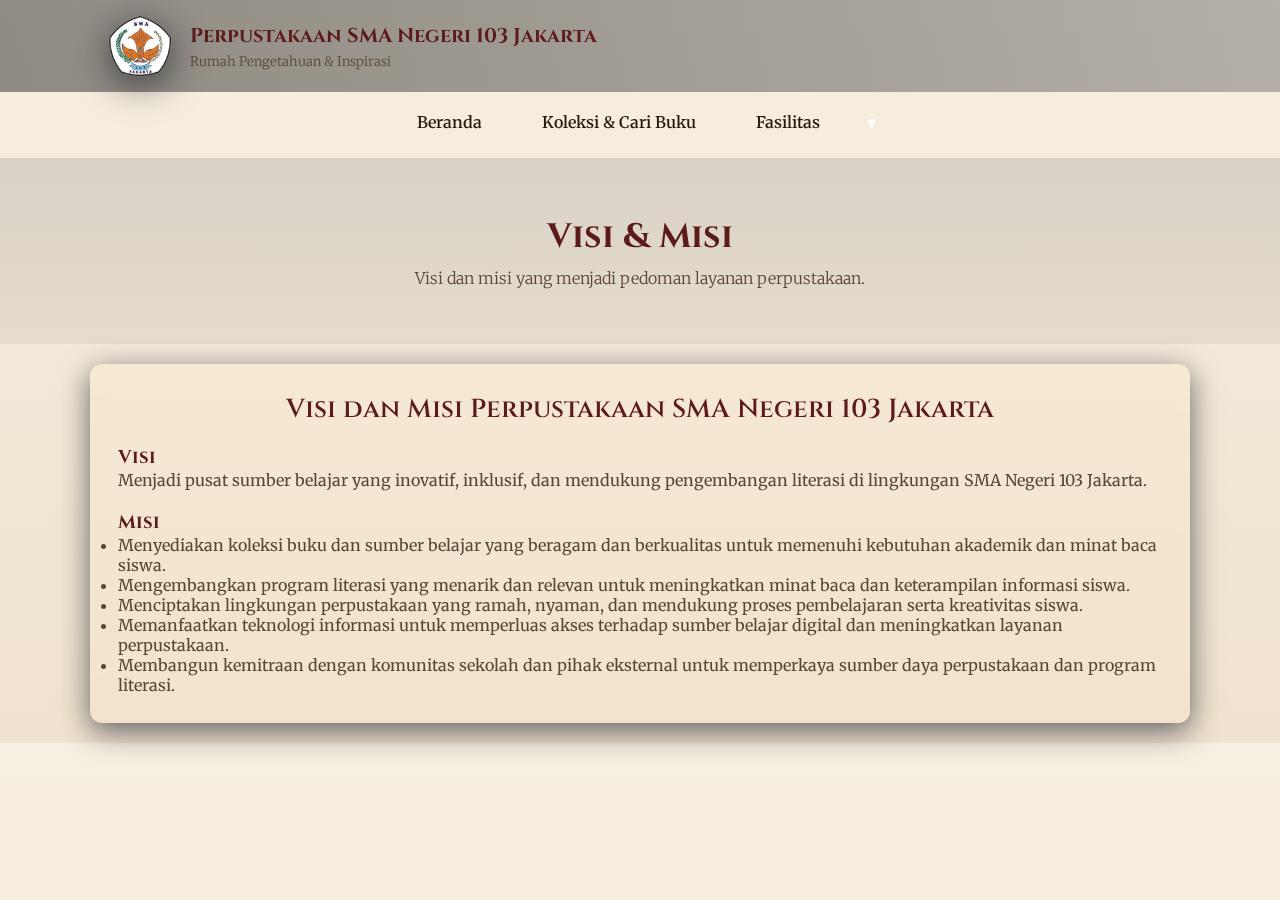
<file: visimisi.html>
<!DOCTYPE html>
<html lang="id">
    <head>
  <meta charset="UTF-8">
  <meta name="viewport" content="width=device-width, initial-scale=1.0">
  <title>Beranda - Perpustakaan SMA Negeri 103 Jakarta</title>
  <!-- Modern font -->
  <link rel="preconnect" href="https://fonts.googleapis.com">
  <link rel="preconnect" href="https://fonts.gstatic.com" crossorigin>
  <link href="https://fonts.googleapis.com/css2?family=Cinzel:wght@400;700&family=Merriweather:wght@300;400;700&display=swap" rel="stylesheet">
  <link rel="stylesheet" href="style/style.css">
</head>
<body>
  <header>
    <div class="header-inner">
      <img src="images/logo sega 103 transparan.png" alt="Logo SMA 103" class="logo" width="70" height="70">
      <div class="site-title">
        <h1>Perpustakaan SMA Negeri 103 Jakarta</h1>
        <p class="tagline">Rumah Pengetahuan & Inspirasi</p>
      </div>
    </div>
  </header>

  <nav>
    <div class="nav-inner">
      <a href="index.html">Beranda</a>
      <a href="koleksi.html">Koleksi & Cari Buku</a>
      <a href="fasilitas.html">Fasilitas</a>

      <!-- Dropdown Menu -->
      <div class="dropdown">
        <button class="dropbtn"> ▼</button>
        <div class="dropdown-content">
          <a href="fitur.html">Fitur-Fitur</a>
          <a href="visimisi.html">Visi Misi Perpustakaan</a>
          <a href="kontak.html">Kontak Perpustakaan</a>
        </div>
      </div>
    </div>
  </nav>
  <div class="hero">
    <div class="hero-inner">
      <h1>Visi &amp; Misi</h1>
      <p>Visi dan misi yang menjadi pedoman layanan perpustakaan.</p>
    </div>
  </div>

  <div class="container">
    <h2>Visi dan Misi Perpustakaan SMA Negeri 103 Jakarta</h2>
    <h3>Visi</h3>
    <p>Menjadi pusat sumber belajar yang inovatif, inklusif, dan mendukung pengembangan literasi di lingkungan SMA Negeri 103 Jakarta.</p>
    <br>
    <h3>Misi</h3>
    <ul>
        <li>Menyediakan koleksi buku dan sumber belajar yang beragam dan berkualitas untuk memenuhi kebutuhan akademik dan minat baca siswa.</li>
        <li>Mengembangkan program literasi yang menarik dan relevan untuk meningkatkan minat baca dan keterampilan informasi siswa.</li>
        <li>Menciptakan lingkungan perpustakaan yang ramah, nyaman, dan mendukung proses pembelajaran serta kreativitas siswa.</li>
        <li>Memanfaatkan teknologi informasi untuk memperluas akses terhadap sumber belajar digital dan meningkatkan layanan perpustakaan.</li>
        <li>Membangun kemitraan dengan komunitas sekolah dan pihak eksternal untuk memperkaya sumber daya perpustakaan dan program literasi.</li>
    </ul>
</body>
</html>
</file>
<file: style/style.css>
/* --- Style Umum (Harry Potter theme) --- */
:root {
  --bg-color: #f3e6cf; /* parchment */
  --card-bg: rgba(22,16,12,0.06);
  --glass-bg: rgba(255,255,255,0.02);
  --accent-1: #b88b00; /* gold */
  --accent-2: #5d1a1a; /* maroon */
  --muted: #5b4636; /* brown */
  --text-color: #261a0f;
  --white: #ffffff;
}

* {
  margin: 0;
  padding: 0;
  box-sizing: border-box;
}

body {
  font-family: 'Merriweather', serif;
  color: var(--text-color);
  background: linear-gradient(180deg, #f7efe1, #efe3cf);
  -webkit-font-smoothing:antialiased;
  -moz-osx-font-smoothing:grayscale;
}

/* Use a display serif for headings to get an old-school magical feel */
h1, h2, h3, .site-title h1 {
  font-family: 'Cinzel', serif;
  color: var(--accent-2);
}

/* Make smaller text slightly warmer */
p, a, li { color: var(--muted); }

/* Header */
header {
  background: linear-gradient(90deg, rgba(0,0,0,0.42), rgba(6,8,20,0.28));
  padding: 14px 0;
}

.header-inner {
  max-width: 1100px;
  margin: 0 auto;
  display: flex;
  align-items: center;
  gap: 18px;
  padding: 0 18px;
}

.logo {
  width: 64px;
  height: 64px;
  object-fit: contain;
  display: block;
  filter: drop-shadow(0 8px 18px rgba(2,6,23,0.6));
}

/* Logo and decorative images for HP theme */
.logo-svg { max-height: 68px; width: auto; display: block; }
.hero-decoration {
  width: 140px;
  height: auto;
  margin-left: 18px;
}
.decor-image {
  width: 160px;
  height: auto;
  float: right;
  margin-left: 18px;
  margin-bottom: 12px;
  border-radius: 8px;
  box-shadow: 0 10px 30px rgba(37,28,20,0.08);
}
.decor-small { width: 90px; height: auto; display:inline-block; vertical-align:middle; margin-right:12px; }

/* Clear floats inside containers */
.container:after { content: ""; display: table; clear: both; }

.site-title h1 {
  font-size: 20px;
  font-weight: 700;
  color: var(--accent-2);
}

.site-title .tagline {
  margin-top: 4px;
  font-size: 13px;
  color: var(--muted);
  font-weight: 300;
}

/* Navigation */
nav {
  background: transparent;
  display: flex;
  justify-content: center;
  padding: 12px 0 18px 0;
}

.nav-inner {
  max-width: 1100px;
  width: 100%;
  margin: 0 auto;
  display: flex;
  align-items: center;
  justify-content: center;
  gap: 12px;
  padding: 0 18px;
}

nav a {
  color: var(--text-color);
  text-decoration: none;
  margin: 0 12px;
  font-weight: 600;
  padding: 8px 12px;
  border-radius: 9px;
  transition: 0.22s ease;
}

nav a:hover {
  background: linear-gradient(90deg,var(--accent-1),var(--accent-2));
  color: white;
  transform: translateY(-2px);
}

/* Main containers */
.container {
  padding: 28px;
  background: linear-gradient(180deg, rgba(255,255,255,0.02), rgba(255,255,255,0.01));
  backdrop-filter: blur(6px) saturate(120%);
  margin: 20px auto;
  width: min(1100px, 92%);
  border-radius: 12px;
  box-shadow: 0 8px 30px rgba(2,6,23,0.6);
}

h2 {
  text-align: center;
  margin-bottom: 18px;
  color: var(--accent-2);
  font-size: 26px;
  font-weight: 600;
}

.book-list {
  display: grid;
  grid-template-columns: repeat(auto-fit, minmax(200px, 1fr));
  gap: 20px;
}

.book {
  background: var(--card-bg);
  padding: 16px;
  border-radius: 12px;
  text-align: center;
  transition: transform 0.28s ease, box-shadow 0.28s ease;
}

.book:hover {
  transform: translateY(-6px);
  box-shadow: 0 18px 36px rgba(7,12,34,0.6);
}

.btn {
  display: inline-block;
  padding: 10px 18px;
  margin-top: 10px;
  background: linear-gradient(90deg,var(--accent-1),var(--accent-2));
  color: white;
  border-radius: 10px;
  text-decoration: none;
  transition: 0.22s;
  box-shadow: 0 8px 20px rgba(12,18,40,0.45);
}

.btn:hover { transform: translateY(-3px); }

/* Dropdown */
.dropdown { position: relative; display: inline-block; }
.dropbtn {
  background: transparent; color: var(--white); font-weight: 600; border: none; cursor: pointer; font-size: 15px; margin: 0 8px; transition: 0.18s;
}
.dropbtn:hover { color: var(--accent-2); transform: translateY(-2px); }
.dropdown-content {
  display: none; position: absolute; background-color: rgba(8,10,18,0.98); min-width: 220px; border-radius: 10px; box-shadow: 0 12px 36px rgba(2,6,23,0.6); z-index: 50; overflow: hidden;
}
.dropdown-content a { color: var(--white); padding: 12px 16px; text-decoration: none; display: block; }
.dropdown-content a:hover { background: linear-gradient(90deg,var(--accent-1),var(--accent-2)); color: white; }
.dropdown:hover .dropdown-content { display: block; }

/* anggota section tweaks */
.anggota-container { display: flex; align-items: flex-start; gap: 40px; border-top: 3px solid #f0f0f0; border-bottom: 3px solid #f0f0f0; padding: 30px 0; flex-wrap: wrap; }
.anggota-container img { width: 350px; height: auto; border-radius: 8px; object-fit: cover; box-shadow: 0 8px 24px rgba(2,6,23,0.6); }
.anggota-text { flex: 1; }
.anggota-text h2 { color: var(--accent-2); font-size: 28px; font-weight: 700; margin-bottom: 20px; letter-spacing: 1px; }
.anggota-text ul { list-style-type: square; padding-left: 20px; line-height: 1.8; }
.anggota-text li { font-weight: bold; }

/* Popup form */
.popup { display: none; position: fixed; z-index: 999; left: 0; top: 0; width: 100%; height: 100%; overflow: auto; background-color: rgba(0,0,0,0.6); }
.popup-content { background-color: #fff; margin: 8% auto; padding: 20px 26px; border-radius: 12px; width: 92%; max-width: 420px; box-shadow: 0 8px 30px rgba(2,6,23,0.4); text-align: center; }
.popup-content h3 { margin-bottom: 10px; color: #222; }
.popup-content p { font-weight: 600; color: #444; }
.popup-content input[type="text"] { width: 90%; padding: 10px; margin: 8px 0; border: 1px solid #ccc; border-radius: 6px; font-size: 14px; }
.popup-content button { margin-top: 10px; padding: 10px 16px; border: none; border-radius: 6px; cursor: pointer; font-weight: bold; transition: background 0.3s; }
.popup-content button:first-of-type { background-color: var(--accent-2); color: white; }
.popup-content button:first-of-type:hover { opacity: 0.95; }
.popup-content button:last-of-type { background-color: #ccc; color: #000; margin-left: 10px; }

@keyframes fadeIn { from {opacity: 0; transform: scale(0.95);} to {opacity: 1; transform: scale(1);} }

/* Responsive tweaks */
@media (max-width: 800px) {
  .header-inner { padding: 0 12px; }
  .logo { width: 48px; height: 48px; }
  .site-title h1 { font-size: 18px; }
  .anggota-container { flex-direction: column; align-items: center; }
  .anggota-container img { width: 90%; max-width: 420px; }
}

@keyframes fadeIn {
  from {opacity: 0; transform: scale(0.95);}
  to {opacity: 1; transform: scale(1);}
}

/* Hero / Banner shared across pages */
.hero {
  padding: 56px 0;
  text-align: center;
  background: linear-gradient(180deg, rgba(7,10,30,0.12), rgba(7,10,30,0.06));
  margin-bottom: 18px;
}
.hero .hero-inner {
  max-width: 1100px;
  margin: 0 auto;
  padding: 0 18px;
}
.hero h1 {
  font-size: 34px;
  color: var(--accent-2);
  margin: 0;
  font-weight: 700;
}
.hero p { color: var(--muted); margin-top: 8px; font-weight: 300; }

/* Gallery grid used on dokumentasi.html */
.gallery {
  display: grid;
  grid-template-columns: repeat(auto-fit, minmax(240px, 1fr));
  gap: 16px;
  align-items: start;
}
.gallery img { width: 100%; height: 220px; object-fit: cover; border-radius: 10px; box-shadow: 0 8px 24px rgba(2,6,23,0.45); }

/* --- Slideshow styles (matching site theme) --- */
.slideshow-container {
  max-width: 500px;
  margin: 18px auto;
  position: relative;
  background: linear-gradient(180deg, rgba(255,255,255,0.03), rgba(255,255,255,0.01));
  border-radius: 12px;
  overflow: hidden;
  box-shadow: 0 18px 40px rgba(2,6,23,0.6);
}

.mySlides { display: none; position: relative; }
.mySlides img { width: 100%; height: 400px; object-fit: cover; display: block; }

.numbertext {
  position: absolute;
  top: 12px;
  left: 12px;
  background: rgba(7,10,30,0.6);
  color: var(--white);
  padding: 6px 10px;
  border-radius: 8px;
  font-weight: 600;
  backdrop-filter: blur(6px);
}

.text {
  position: absolute;
  left: 20px;
  bottom: 20px;
  right: 20px;
  color: var(--white);
  background: linear-gradient(90deg, rgba(0,0,0,0.45), rgba(0,0,0,0.12));
  padding: 14px 18px;
  border-radius: 10px;
  font-weight: 500;
  box-shadow: 0 8px 24px rgba(2,6,23,0.55);
}

.prev, .next {
  cursor: pointer;
  position: absolute;
  top: 50%;
  transform: translateY(-50%);
  width: 46px;
  height: 46px;
  border-radius: 50%;
  color: white;
  display: flex;
  align-items: center;
  justify-content: center;
  font-size: 22px;
  background: linear-gradient(180deg, var(--accent-1), var(--accent-2));
  box-shadow: 0 12px 28px rgba(7,12,34,0.6);
  border: none;
  opacity: 0.96;
}
.prev { left: 12px; }
.next { right: 12px; }
.prev:hover, .next:hover { transform: translateY(-50%) scale(1.03); }

.dot-container { text-align: center; padding: 12px 0 24px 0; }
.dot {
  height: 12px;
  width: 12px;
  margin: 0 6px;
  display: inline-block;
  background: rgba(255,255,255,0.18);
  border-radius: 50%;
  transition: background 0.22s, transform 0.22s;
}
.dot:hover { transform: scale(1.08); }
.active-dot { background: linear-gradient(90deg, var(--accent-1), var(--accent-2)); box-shadow: 0 8px 18px rgba(12,18,40,0.35); }

/* Fade animation */
.fade { animation-name: fade; animation-duration: 1s; }
@keyframes fade {
  from { opacity: 0.2; }
  to { opacity: 1; }
}

/* Responsive slideshow */
@media (max-width: 800px) {
  .mySlides img { height: 260px; }
  .numbertext { top: 8px; left: 8px; padding: 4px 8px; }
  .text { font-size: 14px; padding: 10px 12px; }
  .prev, .next { width: 40px; height: 40px; font-size: 18px; }
}
.center {
  display: block;
  margin-left: auto;
  margin-right: auto;
  width: 60%;
}
/* Tambahkan ini di dalam tag <style> di head atau di style/style.css */

/* Gaya untuk status */
.status-badge {
    margin: 10px 0;
    padding: 5px 10px;
    border-radius: 5px;
    display: inline-block; /* Agar background hanya selebar teks */
    font-size: 0.9em;
}

.status-tersedia {
    background-color: #d4edda; /* Hijau muda */
    color: #155724; /* Hijau tua */
    border: 1px solid #c3e6cb;
}

.status-dipinjam {
    background-color: #f8d7da; /* Merah muda */
    color: #721c24; /* Merah tua */
    border: 1px solid #f5c6cb;
}

/* Gaya untuk tombol yang dinonaktifkan */
.btn-disabled {
    background-color: #ccc !important; /* Warna abu-abu yang lebih jelas */
    cursor: not-allowed !important; /* Kursor 'dilarang' */
    pointer-events: none; /* Menonaktifkan klik sepenuhnya */
    opacity: 0.6; /* Membuatnya terlihat redup */
}
/* Pastikan CSS ini ada di file Anda */

.status-badge {
    margin: 10px 0;
    padding: 5px 10px;
    border-radius: 5px;
    display: inline-block; 
    font-size: 0.9em;
}

.status-tersedia {
    background-color: #d4edda; 
    color: #155724; 
    border: 1px solid #c3e6cb;
}

.status-dipinjam {
    background-color: #f8d7da; 
    color: #721c24; 
    border: 1px solid #f5c6cb;
}

.btn-disabled {
    background-color: #ccc !important; 
    cursor: not-allowed !important; 
    pointer-events: none; 
    opacity: 0.6; 
}

.btn-return {
    background-color: #f0ad4e; /* Warna oranye */
    color: white;
    margin-left: 10px;
}

.btn-hidden {
    display: none !important; /* Menyembunyikan tombol */
}
/* Styling Navigasi Ikon */
        .fitur-nav {
            text-align: center;
            margin-bottom: 40px;
            padding: 20px;
            background-color: #ffffff;
            border-radius: 8px;
            box-shadow: 0 4px 8px rgba(0,0,0,0.1);
        }

        .fitur-nav a {
            display: inline-block; /* Membuat tautan berada dalam satu baris */
            margin: 0 15px;
            text-decoration: none; /* Menghilangkan garis bawah tautan */
            color: #333;
        }

        .fitur-nav img {
            width: 60px; /* Ukuran Ikon */
            height: 60px;
            border-radius: 50%; /* Membuat ikon menjadi lingkaran */
            object-fit: cover;
            transition: transform 0.2s;
            border: 2px solid transparent;
        }

        .fitur-nav img:hover {
            transform: scale(1.1); /* Efek saat mouse diarahkan ke ikon */
            border-color: #007bff;
        }

        /* Styling Bagian Fitur */
        .fitur-section {
            padding: 60px 20px;
            margin: 20px 0;
            border-radius: 8px;
            box-shadow: 0 2px 4px rgba(0,0,0,0.05);
            scroll-margin-top: 80px; /* Penting untuk navigasi smooth saat di-klik */
        }

        #cerita-bersama {
            background-color: #e6f7ff; /* Warna untuk Fitur 1 */
        }

        #pedoman-buku {
            background-color: #fff0e6; /* Warna untuk Fitur 2 */
        }

        #games {
            background-color: #f0e6ff; /* Warna untuk Fitur 3 */
        }

        .fitur-section h2 {
            margin-top: 0;
            color: #007bff;
        }
</file>
